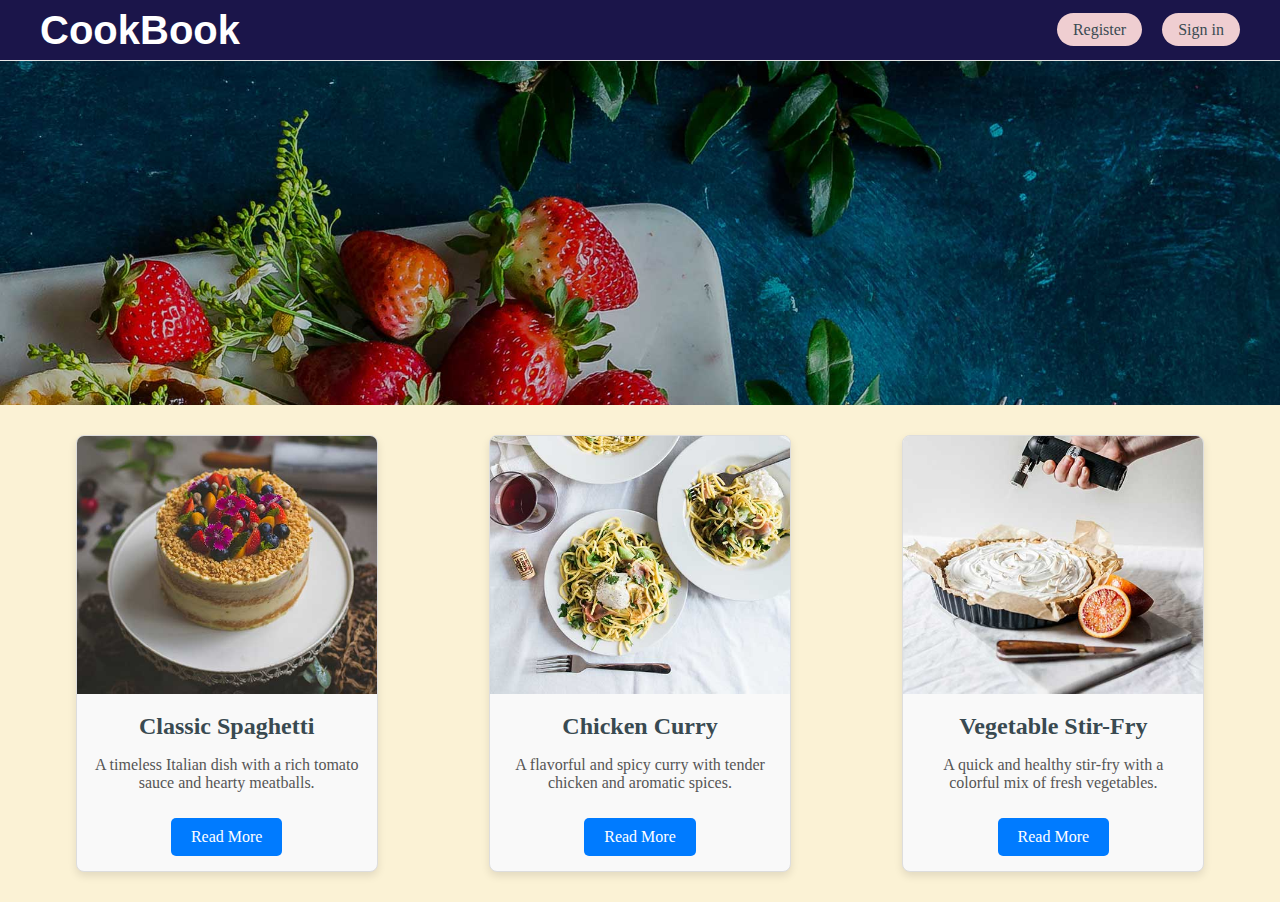
<file: index.html>
<!DOCTYPE html>
<html lang="en">
<head>
    <meta charset="UTF-8">
    <meta name="viewport" content="width=device-width, initial-scale=1.0">
    <title>CookBook - Landing Page</title>
    <link rel="stylesheet" href="css/landing.css">
    <style>
        /* Add some basic styles for the recipe cards */
        .recipe-cards {
            display: flex;
            flex-wrap: wrap;
            justify-content: space-around;
            padding: 20px;
        }

        .recipe-card {
            background: #f9f9f9;
            border: 1px solid #ddd;
            border-radius: 8px;
            box-shadow: 0 4px 8px rgba(0,0,0,0.1);
            width: 300px;
            margin: 10px;
            overflow: hidden;
            text-align: center;
        }

        .recipe-card img {
            width: 100%;
            height: auto;
        }

        .recipe-card-content {
            padding: 15px;
        }

        .recipe-card-content h3 {
            margin: 0;
            font-size: 1.5em;
        }

        .recipe-card-content p {
            color: #555;
        }

        .read-more-btn {
            display: inline-block;
            margin-top: 10px;
            padding: 10px 20px;
            font-size: 1em;
            color: #fff;
            background-color: #007bff;
            text-decoration: none;
            border-radius: 5px;
        }

        .read-more-btn:hover {
            background-color: #0056b3;
        }

    </style>
</head>
<body>
    <!-- Navbar -->
    <nav class="navbar">
        <div class="logo">
            <a href="index.html">CookBook</a>
        </div>
        <ul class="nav-links">
            <li><a href="register.html" class="nav-button">Register</a></li>
            <li><a href="login.html" class="nav-button">Sign in</a></li>
            <!-- <li><a href="register.html" class="nav-button">Get started</a></li> -->
        </ul>
    </nav>

    <!-- Hero Section -->
    <section class="hero">
        <div class="hero-content">
            <h1>CookBook</h1>
            <p>A Place to Explore, Cook, and Share Delicious Recipes.</p>
            <a href="register.html" class="start-reading-btn">Start Cooking</a>
        </div>
        <!-- <div class="hero-image">
            <img src="images/hero_img.png" alt="Hero Image">
        </div> -->
    </section>

    <!-- Recipe Cards Section -->
    <section class="recipe-cards">
        <div class="recipe-card">
            <img src="images/recipes/3.jpg" alt="Recipe 1">
            <div class="recipe-card-content">
                <h3>Classic Spaghetti</h3>
                <p>A timeless Italian dish with a rich tomato sauce and hearty meatballs.</p>
                <a href="login.html" class="read-more-btn">Read More</a>
            </div>
        </div>
        <div class="recipe-card">
            <img src="images/recipes/4.jpg" alt="Recipe 2">
            <div class="recipe-card-content">
                <h3>Chicken Curry</h3>
                <p>A flavorful and spicy curry with tender chicken and aromatic spices.</p>
                <a href="login.html" class="read-more-btn">Read More</a>
            </div>
        </div>
        <div class="recipe-card">
            <img src="images/recipes/5.jpg" alt="Recipe 3">
            <div class="recipe-card-content">
                <h3>Vegetable Stir-Fry</h3>
                <p>A quick and healthy stir-fry with a colorful mix of fresh vegetables.</p>
                <a href="login.html" class="read-more-btn">Read More</a>
            </div>
        </div>
    </section>

    <script src="javascript/landing.js"></script>
</body>
</html>
</file>
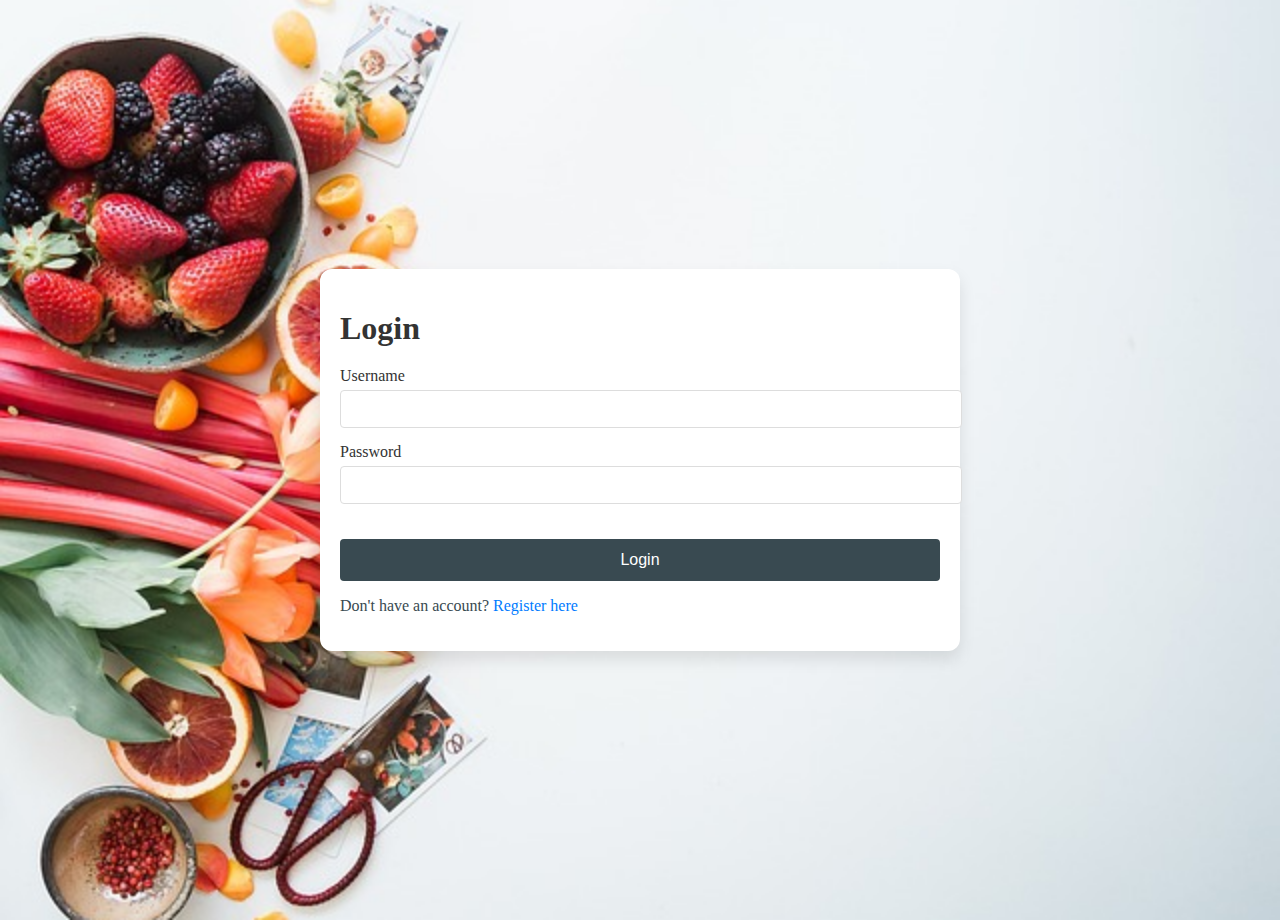
<file: CreatePost.html>
<!DOCTYPE html>
<html lang="en">
<head>
    <meta charset="UTF-8">
    <meta name="viewport" content="width=device-width, initial-scale=1.0">
    <title>Dashboard</title>
    <link rel="stylesheet" href="css/dashboard.css">
    <!-- CKEditor 5 -->
    <script src="https://cdn.ckeditor.com/ckeditor5/36.0.1/classic/ckeditor.js" id="ckeditor-script"></script>
</head>
<body>
    <!-- Navbar -->
    <div class="navbar">
        <div class="navbar-left">
            <h1 class="logo">CookBook</h1>
        </div>
        <div class="navbar-right">
            <a href="allPosts.html" class="nav-link">Home</a>
            <button class="nav-button" id="createPostButton">Create New Post</button>
            <a href="#" class="nav-button logout-button" id="logoutButton" >Logout</a>
        </div>
    </div>

    <!-- Content -->
    <div class="content">
        <h2>Your Kitchen</h2>
        <div class="posts-grid" id="postsGrid">
            <!-- Posts will be displayed here -->
        </div>
    </div>

    <!-- Create Post Modal -->
    <div id="createPostModal" class="modal">
        <div class="modal-content">
            <span class="close">&times;</span>
            <h2>Create New Post</h2>
            <form id="createPostForm">
                <label for="title">Title:</label>
                <input type="text" id="title" name="title" required>

                <label for="subtitle">Subtitle:</label>
                <input type="text" id="subtitle" name="subtitle" required>

                <label for="content">Content:</label>
                <textarea id="content" name="content" style="display: none;"></textarea>

                <button type="submit">Submit</button>
                <div class="success-message" id="successMessage">Post created successfully!</div>
            </form>
        </div>
    </div>

    <!-- Script -->
    <script src="javascript/dashboard.js"></script>
</body>
</html>
</file>
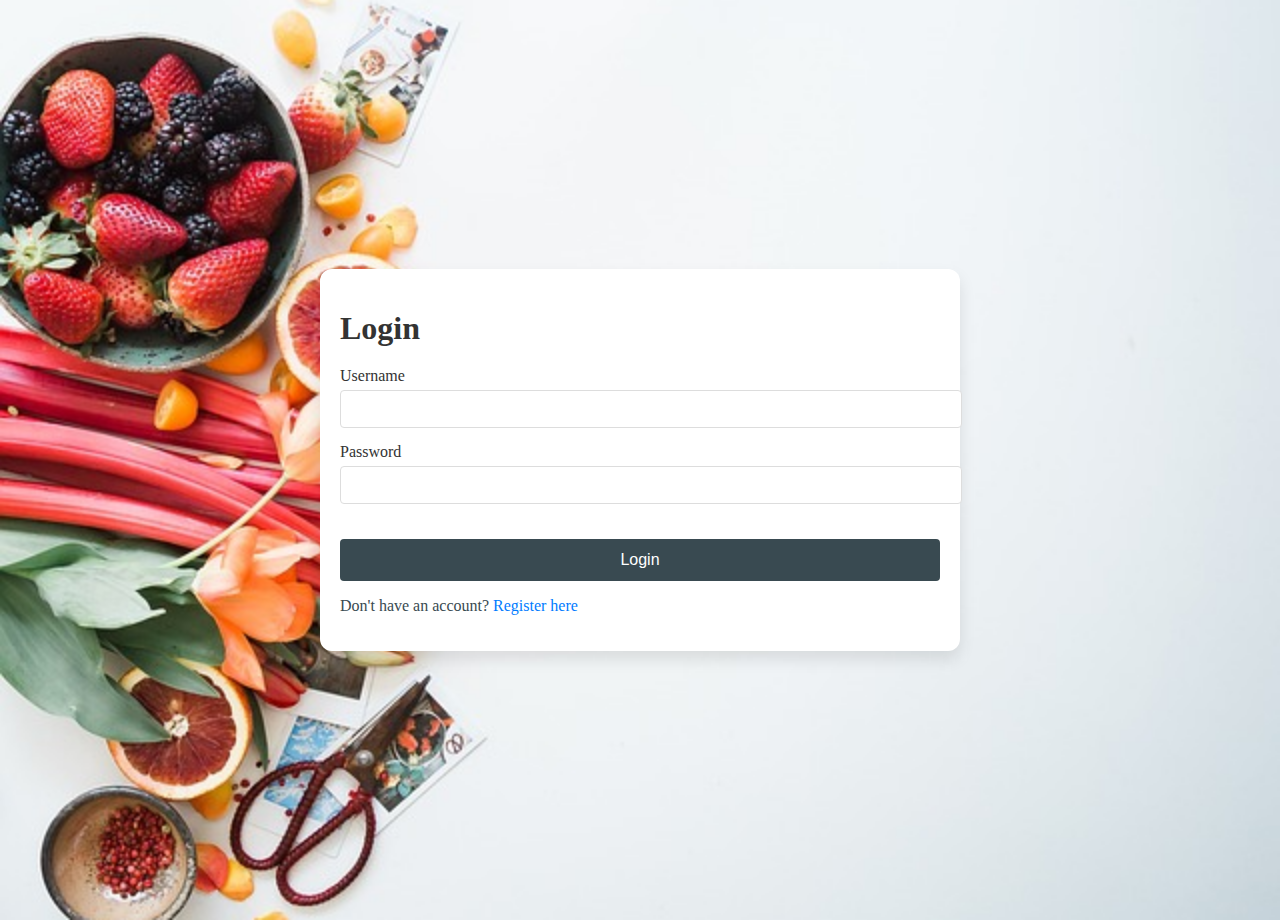
<file: login.html>
<!DOCTYPE html>
<html lang="en">
<head>
    <meta charset="UTF-8">
    <meta name="viewport" content="width=device-width, initial-scale=1.0">
    <title>Blog Reflectory - Login</title>
    <link rel="stylesheet" href="css/login.css">
</head>
<body>
    <div class="container">
        <div class="image-container">
            <!-- <img src="images\flat-lay-2583213_640.jpg" alt="Decorative Image"> Ensure the image path is correct -->
        </div>
        <div class="form-container">
            <h1>Login</h1>
            <form id="login-form">
                <div class="input-group">
                    <label for="username">Username</label>
                    <input type="text" id="username" name="username" required>
                    <small id="usernameError" class="error-message"></small>
                </div>
                <div class="input-group">
                    <label for="password">Password</label>
                    <input type="password" id="password" name="password" required>
                    <small id="passwordError" class="error-message"></small>
                </div>
                <button type="submit" class="glow-on-hover">Login</button>
            </form>
            <p>Don't have an account? <a href="register.html">Register here</a></p>
        </div>
    </div>
    <script src="javascript/login.js"></script>
</body>
</html>
</file>
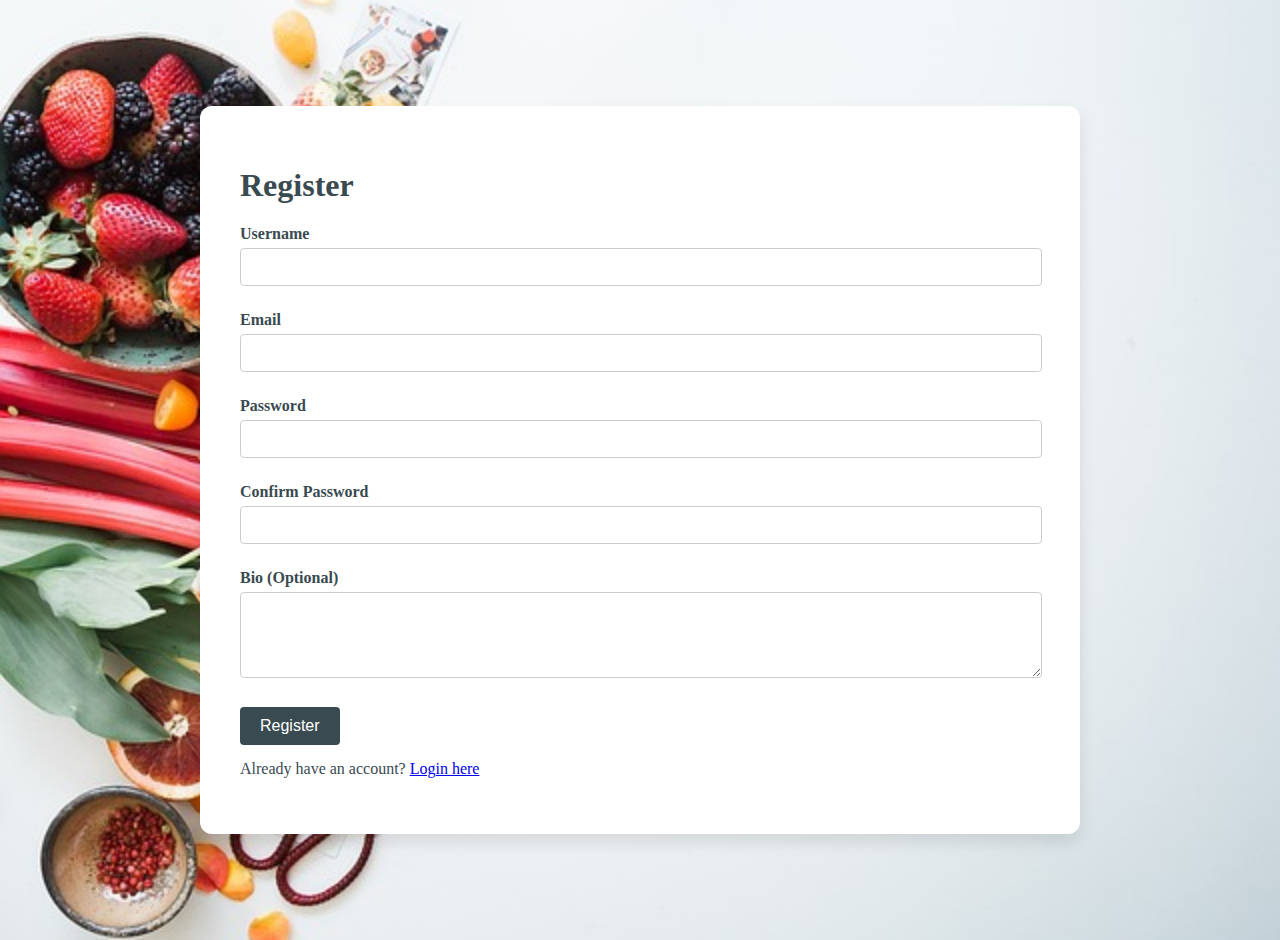
<file: register.html>
<!DOCTYPE html>
<html lang="en">
<head>
    <meta charset="UTF-8">
    <meta name="viewport" content="width=device-width, initial-scale=1.0">
    <title>Blog Reflectory - Register</title>
    <link rel="stylesheet" href="css/register.css"> <!-- Link to the external CSS file -->
</head>
<body>
    <div class="container">
        <div class="form-container">
            <h1>Register</h1>
            <form id="registerForm">
                <div class="input-group">
                    <label for="username">Username</label>
                    <input type="text" id="username" name="username" required>
                </div>
                <div class="input-group">
                    <label for="email">Email</label>
                    <input type="email" id="email" name="email" required>
                </div>
                <div class="input-group">
                    <label for="password">Password</label>
                    <input type="password" id="password" name="password" required>
                </div>
                <div class="input-group">
                    <label for="confirmPassword">Confirm Password</label>
                    <input type="password" id="confirmPassword" name="confirmPassword" required>
                </div>
                <div class="input-group">
                    <label for="bio">Bio (Optional)</label>
                    <textarea id="bio" name="bio" rows="4"></textarea>
                </div>
                <button type="submit" class="glow-button">Register</button>
            </form>
            <p class="login-link">Already have an account? <a href="/login.html">Login here</a></p>
        </div>
    </div>
    <script src="javascript/register.js"></script> <!-- Link to the external JavaScript file -->
</body>
</html>
</file>
<file: css/landing.css>
/* General Styles */
body {
    margin: 0;
    padding: 0;
    font-family: 'Georgia', serif;
    background-color: #fbf2d5; /* Use third-color for background */
    color: #394a51; /* Use first-color for text */
}

/* Navbar Styles */
.navbar {
    display: flex;
    justify-content: space-between;
    align-items: center;
    padding: 5px 40px;
    background-color: #1b154a; /* Use second-color for navbar */
    border-bottom: 1px solid #e5e5e5;
    position: relative;
    z-index: 1000;
}

.logo {
    font-family: 'Georgia', sans-serif; /* Change to your preferred font family */
    font-size: 2.5rem; /* Adjust the size as needed */
    font-weight: bold; /* Make the text bold */
    color: #fff; /* Color of the text */
}

.logo a {
    text-decoration: none; /* Remove underline from links */
    color: inherit; /* Inherit the color from .logo */
}

.nav-links {
    list-style: none;
    display: flex;
    align-items: center;
}

.nav-links li {
    margin-left: 20px;
}

.nav-links a {
    font-size: 16px;
    font-weight: 500;
    color: #394a51; /* Use first-color for text */
    background-color: #efced1; /* Use fourth-color for button background */
    padding: 8px 16px;
    border-radius: 20px;
    text-decoration: none;
    transition: background-color 0.3s, color 0.3s;
}

.nav-links a:hover {
    background-color: #394a51; /* Use first-color for hover background */
    color: #fff; /* White text on hover */
}

/* Hero Section Styles */
.hero {
    display: flex;
    justify-content: space-between;
    align-items: center;
    padding: 60px 40px;
    /* background-color: #394a51; Fallback background color */
    background-image: url('../images/slider-bg-1.jpg'); /* Path to your background image */
    background-size: cover; /* Ensure the image covers the entire section */
    background-position: center; /* Center the image */
    background-repeat: no-repeat; /* Prevent the image from repeating */
    position: relative;
    overflow: hidden;
}

/* Hero Content Styles */
.hero-content {
    max-width: 50%;
    z-index: 1;
    color: #fbf2d5; /* Use third-color for text */
    text-align: left; /* Align text to the left */
}

.hero-content h1 {
    font-size: 4rem;
    font-weight: 700;
    margin-bottom: 20px; /* Ensure there's space below the heading */
    line-height: 1.2;
    opacity: 0;
    animation: fadeInUp 1s forwards;
}

.hero-content p {
    font-size: 1.25rem;
    margin-bottom: 40px;
    opacity: 0;
    animation: fadeInUp 1s 0.5s forwards;
}

.start-reading-btn {
    background-color: #fdc57b; /* Use fourth-color for button background */
    color: #394a51; /* Use first-color for text */
    padding: 14px 28px;
    border-radius: 30px;
    font-size: 18px;
    font-weight: 500;
    opacity: 0;
    animation: fadeInUp 1s 1s forwards;
    text-decoration: none;
    transition: background-color 0.3s, color 0.3s;
}

.start-reading-btn:hover {
    background-color: #394a51; /* Use first-color for hover background */
    color: #fff; /* White text on hover */
}

/* Animations */
@keyframes fadeInUp {
    from {
        opacity: 0;
        transform: translateY(20px);
    }
    to {
        opacity: 1;
        transform: translateY(0);
    }
}

@keyframes fadeInZoom {
    from {
        opacity: 0;
        transform: scale(1.1);
    }
    to {
        opacity: 1;
        transform: scale(1);
    }
}

/* Media Queries */

/* For tablets and larger phones */
@media (max-width: 768px) {
    body {
        padding: 0 20px;
    }

    .navbar {
        flex-direction: column;
        align-items: center;
        padding: 20px;
    }

    .logo img {
        height: 100px;
    }

    .nav-links {
        flex-direction: column;
        align-items: center;
        margin-top: 20px;
        margin-right: 34px;
    }

    .nav-links li {
        margin: 10px 0;
    }

    .hero {
        flex-direction: column;
        text-align: center;
        padding: 40px 20px;
        background-size: contain; /* Adjust image size for smaller screens */
    }

    .hero-content {
        max-width: 100%;
    }

    .hero-content h1 {
        font-size: 2.5rem;
    }

    .hero-content p {
        font-size: 1rem;
    }

    .start-reading-btn {
        padding: 12px 24px;
        font-size: 16px;
    }
}

/* For small screens and mobile devices */
@media (max-width: 480px) {
    .navbar {
        padding: 0 10px;
    }

    .logo img {
        height: 80px;
    }

    .nav-links {
        margin-top: 10px;
        margin-right: 34px;
    }

    .hero-content h1 {
        font-size: 1.75rem;
    }

    .hero-content p {
        font-size: 0.875rem;
    }

    .start-reading-btn {
        padding: 10px 20px;
        font-size: 14px;
    }
}
</file>
<file: css/dashboard.css>
/* Global Styles */
body {
    font-family: 'Arial', sans-serif;
    color: #000000; /* Off White for text */
    margin: 0;
    padding: 0;
    background-color: #e0edf3; /* Deep Teal for background */
    /* max-width: 1200px; */
    margin-left: auto;
    margin-right: auto;
}

a {
    text-decoration: none;
    color: #9a8c98; /* Muted Mauve for links */
}

/* Navbar Styles */
.navbar {
    display: flex;
    justify-content: space-between;
    align-items: center;
    background-color: #2c3e50; /* Slate Blue for navbar background */
    padding: 15px 30px;
    color: #eae7dc; /* Off White for text */
    border-bottom: 2px solid #2a3d45; /* Deep Teal for border */
}

.navbar-left .logo {
    font-size: 24px;
    color: #eae7dc;
    margin: 0;
}

.navbar-right {
    display: flex;
    gap: 20px;
    align-items: center;
}

.nav-link,
.nav-button {
    text-decoration: none;
    color: #eae7dc; /* Off White for text */
    background-color:#e74c3c; /* Deep Teal for button background */
    padding: 8px 16px;
    border-radius: 20px;
    font-weight: bold;
    transition: background-color 0.3s ease;
    cursor: pointer;
    border: none;
}

.nav-link:hover,
.nav-button:hover {
    background-color: #4c657e; /* Slate Blue for hover */
}

/* Content and Post Card Styles */
.content {
    padding: 30px;
    max-width: 1200px;
    margin: 0 auto;
    text-align: center;
}

.posts-grid {
    display: grid;
    grid-template-columns: repeat(auto-fit, minmax(250px, 1fr));
    gap: 20px;
    margin-top: 20px;
}

.post-card {
    background-color: #ffffff;
    border-radius: 12px;
    box-shadow: 0 4px 8px rgba(0, 0, 0, 0.1);
    padding: 20px;
    transition: transform 0.2s ease, box-shadow 0.2s ease;
}

.post-card:hover {
    border:10px;
    border-color: #2a3d45;
    transform: translateY(-5px);
    box-shadow: 0 8px 16px rgba(0, 0, 0, 0.15);
}

.post-card h3 {
    font-size: 18px;
    margin-bottom: 10px;
    color: #333;
}

.post-card p {
    font-size: 14px;
    color: #666;
    margin-bottom: 20px;
}

.post-card button {
    background-color: #2a3d45; /* Deep Teal for button background */
    color: #eae7dc; /* Off White for button text */
    padding: 8px 16px;
    border: none;
    border-radius: 20px;
    font-weight: 600;
    cursor: pointer;
    transition: background-color 0.3s ease;
}

.post-card button:hover {
    background-color: #4c657e; /* Slate Blue for hover background */
}

/* Modal Styles */
.modal {
    display: none;
    position: fixed;
    z-index: 1000;
    left: 0;
    top: 0;
    width: 100%;
    height: 100%;
    overflow: auto;
    background-color: rgba(0, 0, 0, 0.5);
}

.modal-content {
    background-color: #fefefe;
    margin: 15% auto;
    padding: 20px;
    border: 1px solid #888;
    width: 80%;
    max-width: 600px;
    border-radius: 8px;
}

.close {
    color: #aaa;
    float: right;
    font-size: 28px;
    font-weight: bold;
}

.close:hover,
.close:focus {
    color: black;
    text-decoration: none;
    cursor: pointer;
}
</file>
<file: css/login.css>
/* General styles */
body {
    margin: 0;
    padding: 10px;
    font-family: 'Georgia', serif;
    background-image: url('../images/flat-lay-2583213_640.jpg');
    background-size: cover;
    background-repeat: no-repeat;
    background-attachment: fixed;
    background-position: center;
    color: #394a51;
    display: flex;
    justify-content: center; /* Centers the form container horizontally */
    align-items: center; /* Centers the form container vertically */
    height: 100vh; /* Makes the body full-height for vertical centering */
    overflow: hidden; /* Prevents scroll if content overflows */
}

/* Container for the entire page */
.container {
    display: flex;
    height: 100vh; /* Full viewport height */
    width: 100%;
    justify-content: center; /* Centers content horizontally */
    align-items: center; /* Centers content vertically */
}

/* Form container styles */
.form-container {
    flex: 1; /* Takes full width available within flex */
    max-width: 600px; /* Keeps a reasonable maximum width for the form */
    display: flex;
    flex-direction: column;
    padding: 20px; /* Adds padding inside the form */
    background-color: #ffffff;
    border-radius: 12px; /* Slightly increases the rounded corners */
    box-shadow: 0 8px 16px rgba(0, 0, 0, 0.1); /* Adds shadow for a more pronounced effect */
    margin: 20px; /* Adds margin around the form */
    width: 100%; /* Ensures full width responsiveness */
}

/* Heading styles */
h1 {
    margin-bottom: 20px;
    color: #333;
}

/* Input group styles */
.input-group {
    margin-bottom: 15px;
    width: 100%;
}

.input-group label {
    display: block;
    margin-bottom: 5px;
    color: #333;
}

.input-group input {
    width: 100%;
    padding: 10px;
    border: 1px solid #ddd;
    border-radius: 4px;
    font-size: 14px;
}

.error-message {
    color: red;
    font-size: 12px;
}

/* Button styles */
.glow-on-hover {
    background-color: #394a51;
    color: white;
    padding: 12px 20px;
    border: none;
    border-radius: 4px;
    font-size: 16px;
    cursor: pointer;
    transition: background-color 0.3s ease;
    margin-top: 20px;
    width: 100%;
}

.glow-on-hover:hover {
    background-color: #0056b3;
}

/* Link styles */
a {
    color: #007BFF;
    text-decoration: none;
}

a:hover {
    text-decoration: underline;
}

/* Media queries for responsiveness */
@media (max-width: 768px) {
    .form-container {
        padding: 15px; /* Reduces padding for smaller screens */
        max-width: 90%; /* Makes the form width more flexible */
    }

    .glow-on-hover {
        font-size: 14px; /* Smaller font size for buttons on smaller screens */
        padding: 10px 16px; /* Adjusts padding for smaller screens */
    }
}

@media (max-width: 480px) {
    .form-container {
        padding: 10px; /* Further reduces padding for very small screens */
        width: 95%; /* Ensures the form takes up more width on smaller screens */
    }

    .glow-on-hover {
        font-size: 12px; /* Further reduces button font size */
        padding: 8px 14px; /* Adjusts button padding */
    }
}
</file>
<file: css/register.css>
/* General styles */
body {
    margin: 0;
    padding: 0;
    font-family: 'Georgia', serif;
    background-image: url('../images/flat-lay-2583213_640.jpg'); /* Background image path */
    background-size: cover; /* Makes the background image cover the entire page */
    background-repeat: no-repeat; /* Prevents the image from repeating */
    background-attachment: fixed; /* Keeps the background image fixed when scrolling */
    background-position: center; /* Centers the image */
    color: #394a51;
}

/* Container styles */
.container {
    display: flex;
    flex-direction: row;
    align-items: center;
    justify-content: center; /* Centers the content horizontally */
    height: 100vh; /* Full viewport height */
    padding: 20px; /* Adjusted padding for smaller screens */
}

/* Form container styles */
.form-container {
    width: 90%; /* Default width, adjusts based on screen size */
    max-width: 800px; /* Maximum width to prevent stretching on large screens */
    display: flex;
    flex-direction: column;
    padding: 40px;
    background-color: #ffffff;
    border-radius: 12px; /* Rounded corners */
    box-shadow: 0 8px 16px rgba(0, 0, 0, 0.1); /* Adds shadow */
    margin: 20px auto; /* Centers form with margin auto */
}

/* Input group styles */
.input-group {
    width: 100%;
    margin-bottom: 15px;
}

label {
    display: block;
    font-weight: bold;
    margin-bottom: 5px;
}

input, textarea {
    width: calc(100% - 20px);
    padding: 10px;
    margin-bottom: 10px;
    border: 1px solid #ccc;
    border-radius: 4px;
    font-family: 'Georgia', serif;
    font-size: 14px;
}

/* Button styles */
.glow-button {
    background-color: #394a51;
    color: #ffffff;
    padding: 10px 20px;
    border: none;
    border-radius: 4px;
    cursor: pointer;
    font-size: 16px;
    transition: background-color 0.3s ease;
}

.glow-button:hover {
    background-color: #2c3a40;
}

.login-link {
    margin-top: 15px;
}

/* Media queries for responsiveness */
@media (max-width: 768px) {
    .container {
        padding: 10px; /* Reduces padding for smaller screens */
    }

    .form-container {
        width: 95%; /* Increases form width to occupy more space */
        padding: 20px; /* Reduces padding for smaller screens */
    }

    input, textarea {
        width: calc(100% - 10px); /* Reduces input width for smaller screens */
        font-size: 13px; /* Smaller font size for better fit */
    }

    .glow-button {
        font-size: 14px; /* Adjusts button font size */
        padding: 8px 16px; /* Adjusts button padding */
    }
}

@media (max-width: 480px) {
    .form-container {
        width: 100%; /* Form takes full width */
        padding: 15px; /* Reduces padding for very small screens */
    }

    .glow-button {
        font-size: 12px; /* Further reduces button font size */
        padding: 6px 12px; /* Adjusts button padding */
    }
}
</file>
